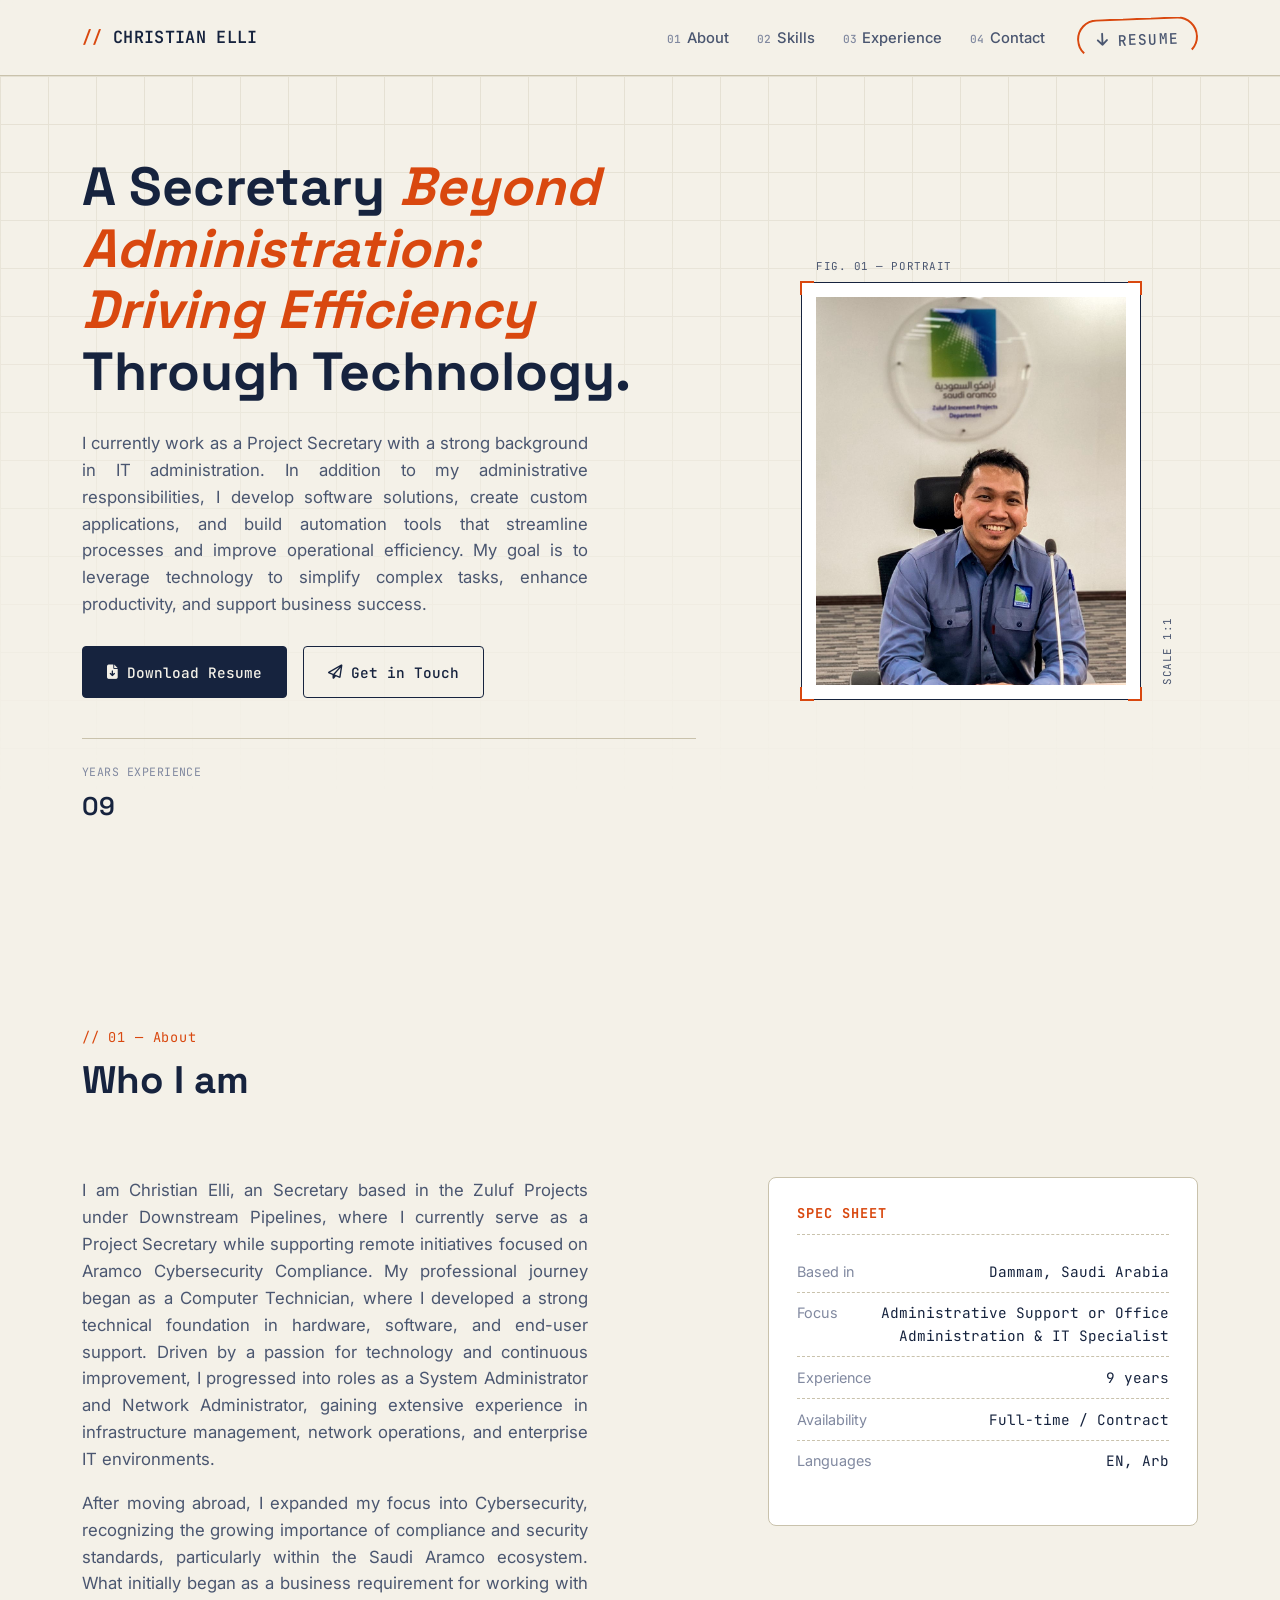
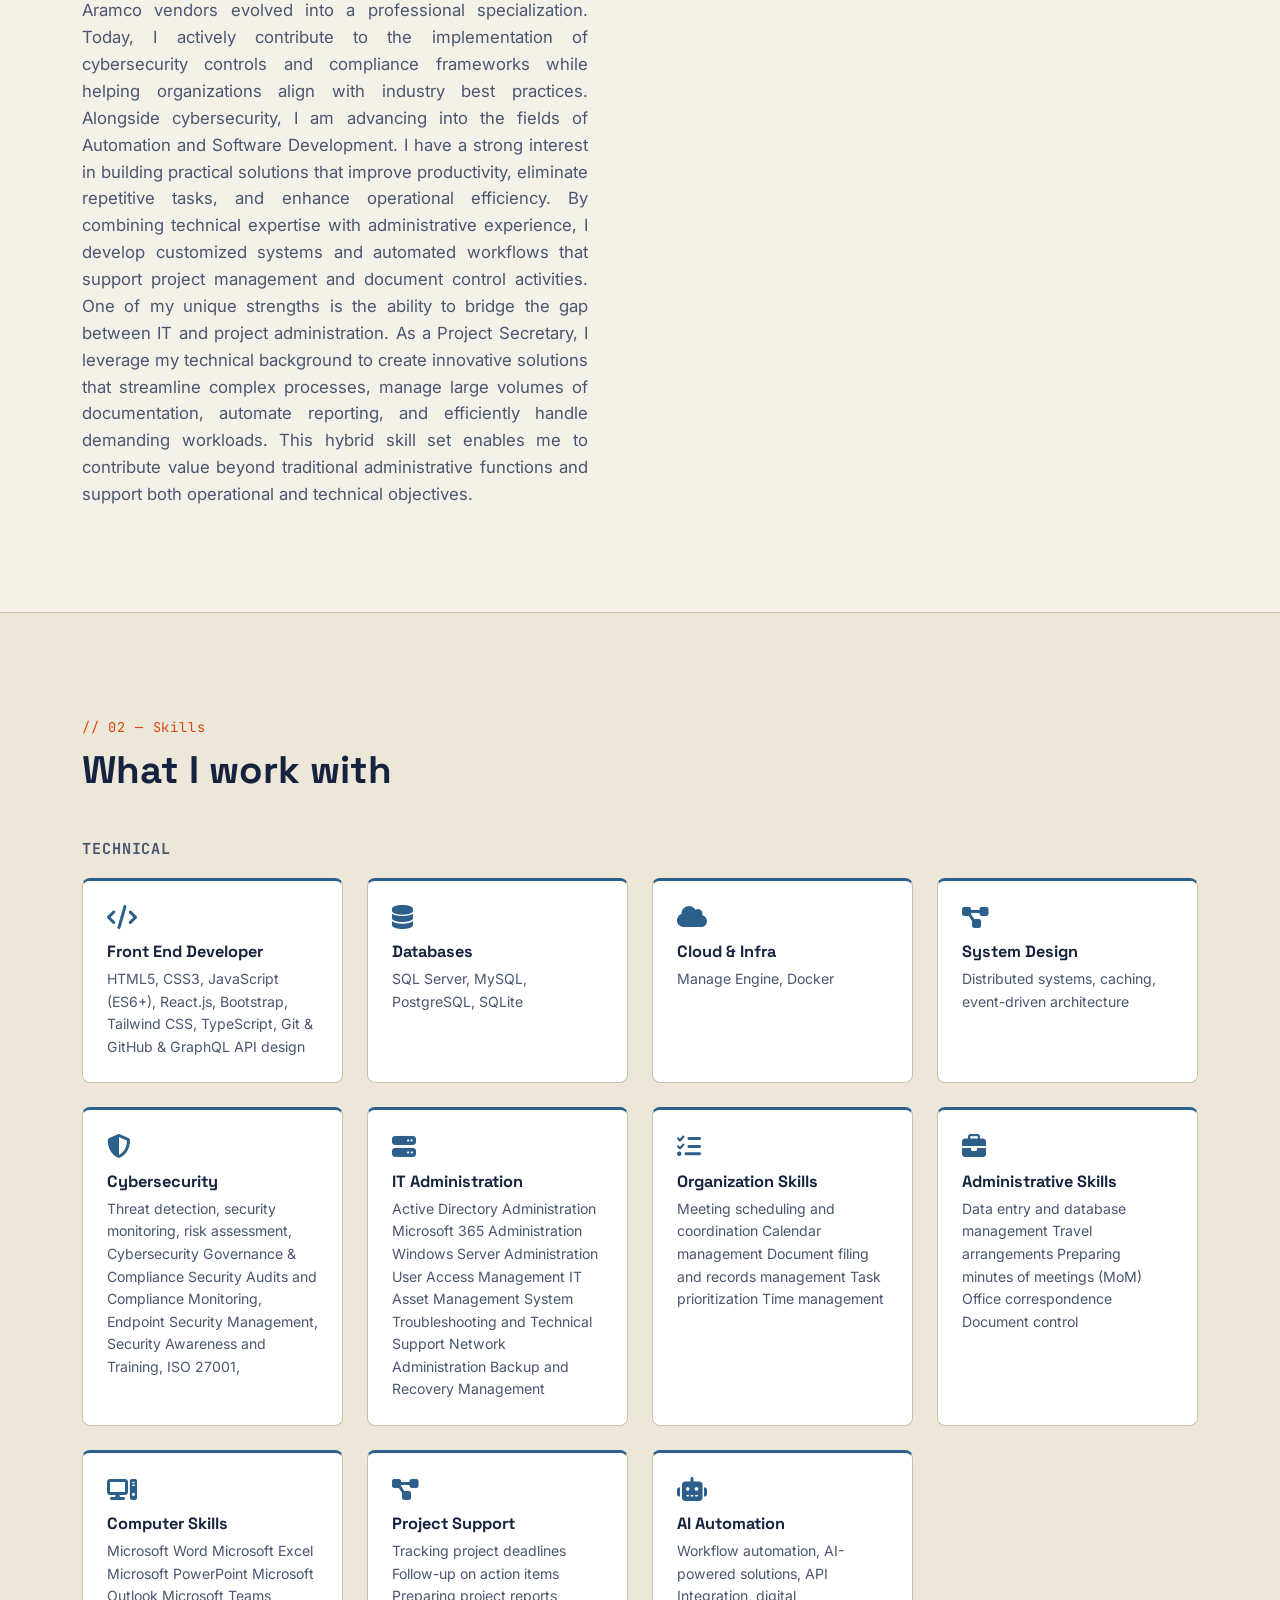
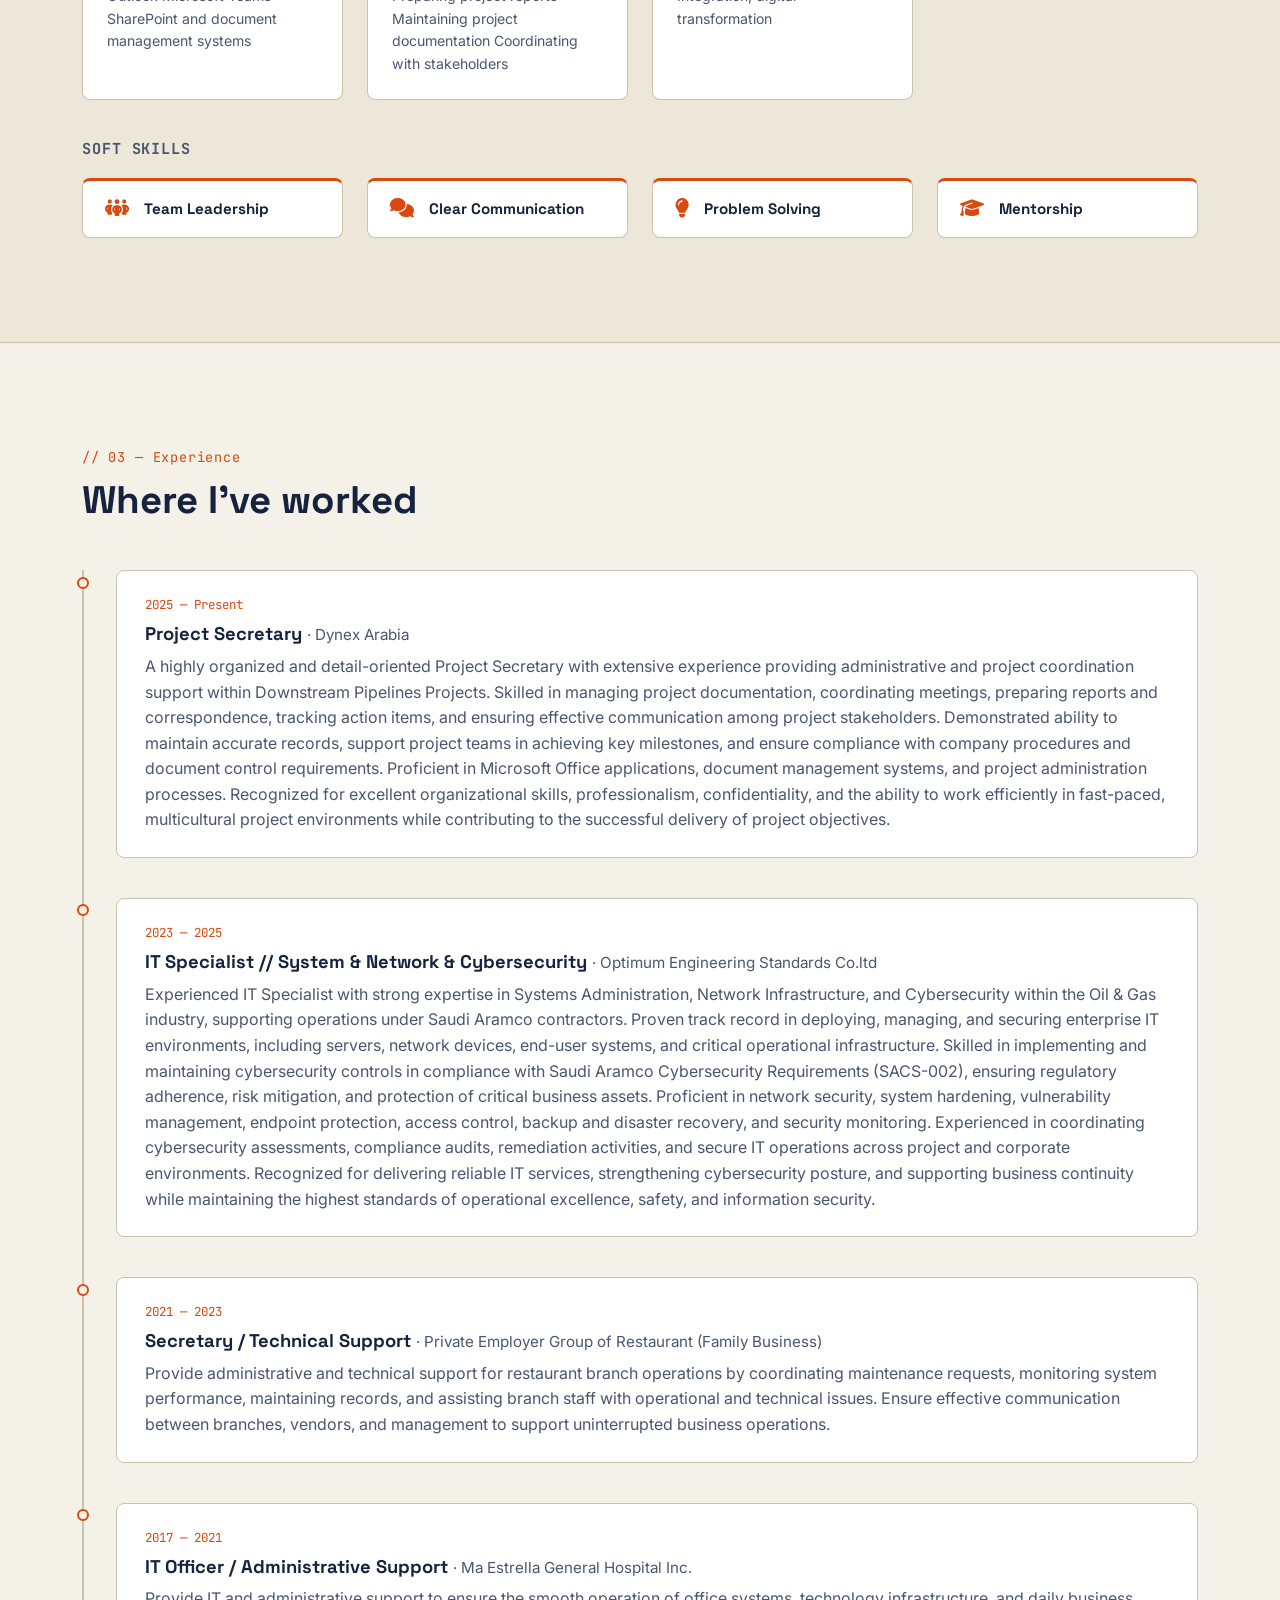
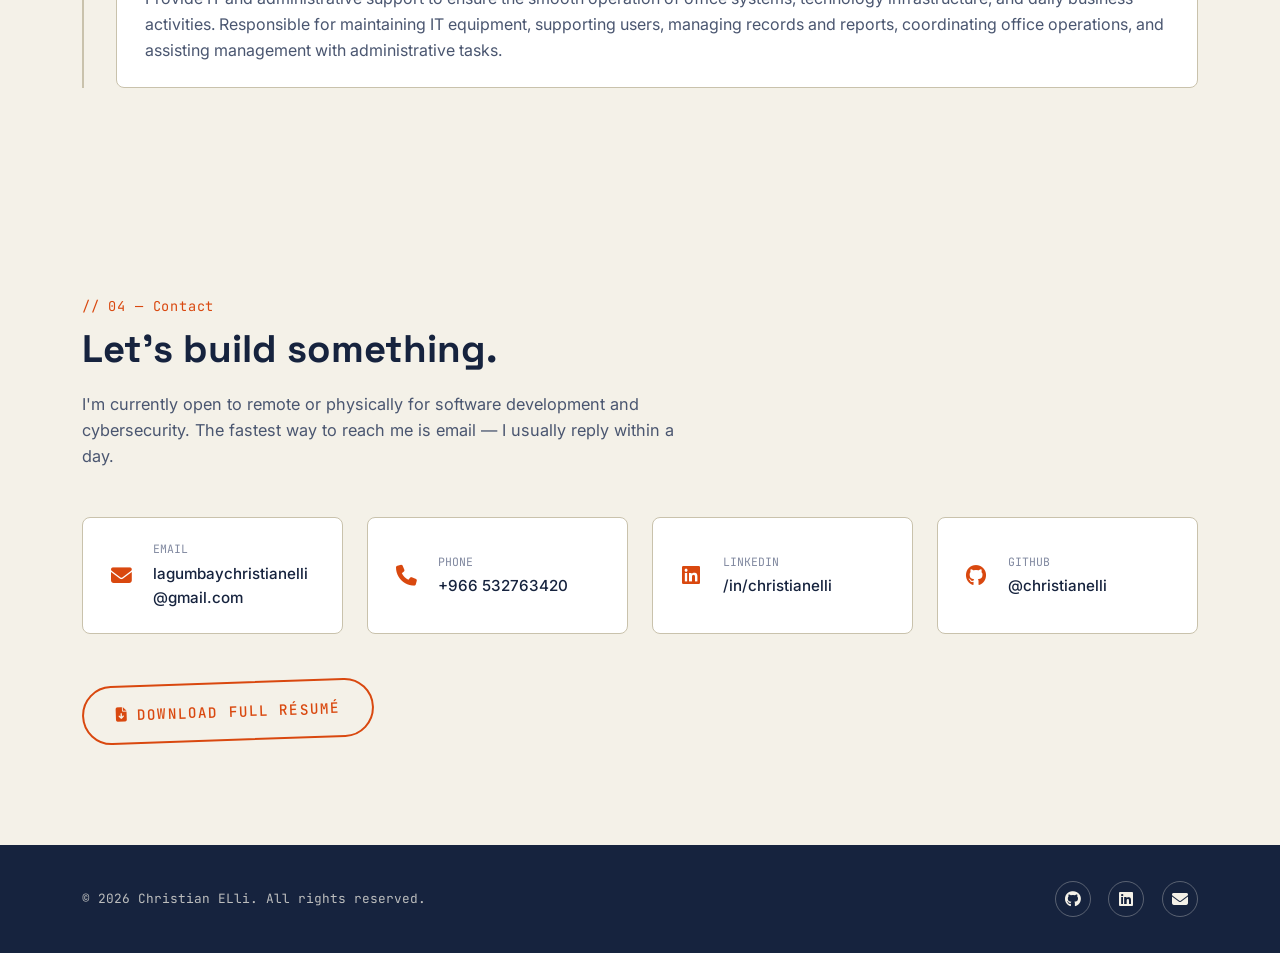
<file: index.html>
<!DOCTYPE html>
<html lang="en">
<head>
  <meta charset="UTF-8">
  <meta name="viewport" content="width=device-width, initial-scale=1.0">
  <title>Christian ELli A. Lagumbay — Project Secretary | Portfolio &amp; Resume</title>
 


  <!-- Fonts -->
  <link rel="preconnect" href="https://fonts.googleapis.com">
  <link rel="preconnect" href="https://fonts.gstatic.com" crossorigin>
  <link href="https://fonts.googleapis.com/css2?family=Space+Grotesk:wght@500;600;700&family=Inter:wght@400;500;600&family=JetBrains+Mono:wght@400;500;600&display=swap" rel="stylesheet">

  <!-- Font Awesome -->
  <link rel="stylesheet" href="https://cdnjs.cloudflare.com/ajax/libs/font-awesome/6.5.1/css/all.min.css" integrity="sha512-DTOQO9RWCH3ppGqcWaEA1BIZOC6xxalwEsw9c2QQeAIftl+Vegovlnee1c9QX4TctnWMn13TZye+giMm8e2LwA==" crossorigin="anonymous" referrerpolicy="no-referrer">

  <link rel="stylesheet" href="style.css">
</head>
<body>

  <!-- ============ SKIP LINK (Accessibility) ============ -->
  <a class="skip-link" href="#main">Skip to main content</a>

  <!-- ============ MOBILE NAV TOGGLE (CSS-only, no JS) ============ -->
  <input type="checkbox" id="nav-toggle" class="nav-toggle-input">

  <!-- ============ HEADER ============ -->
  <header class="site-header">
    <div class="header-inner">
      <a href="#hero" class="logo" aria-label="Christian ELli — home">
        <span class="logo-mark">//</span> CHRISTIAN&nbsp;ELLI
      </a>

      <nav class="main-nav" aria-label="Primary navigation">
        <ul>
          <li><a href="#about"><span class="nav-index">01</span>About</a></li>
          <li><a href="#skills"><span class="nav-index">02</span>Skills</a></li>
          <li><a href="#experience"><span class="nav-index">03</span>Experience</a></li>
          <li><a href="#contact"><span class="nav-index">04</span>Contact</a></li>
        </ul>
        <a href="contactmeforaccess.pdf" download class="btn btn-stamp btn-nav">
          <i class="fa-solid fa-arrow-down" aria-hidden="true"></i> Resume
        </a>
      </nav>

      <label for="nav-toggle" class="nav-burger" aria-label="Toggle navigation menu">
        <span></span><span></span><span></span>
      </label>
    </div>
  </header>

  <main id="main">

    <!-- ============ HERO ============ -->
    <section class="hero" id="hero">
      <div class="grid-overlay" aria-hidden="true"></div>
      <div class="hero-inner">
        <div class="hero-copy">
         
          <h1>
            A Secretary
            <span class="highlight">Beyond Administration: Driving Efficiency</span>
            Through Technology.
          </h1>
          <p class="hero-lede" style="text-align: justify;">
           I currently work as a Project Secretary with a strong background in IT administration. 
           In addition to my administrative responsibilities, I develop software solutions, create custom applications, 
           and build automation tools that streamline processes and improve operational efficiency. 
           My goal is to leverage technology to simplify complex tasks, enhance productivity, and support business success.
          </p>
          <div class="hero-actions">
            <a href="contactmeforaccess.pdf" download class="btn btn-primary">
              <i class="fa-solid fa-file-arrow-down" aria-hidden="true"></i> Download Resume
            </a>
            <a href="#contact" class="btn btn-outline">
              <i class="fa-regular fa-paper-plane" aria-hidden="true"></i> Get in Touch
            </a>
          </div>
          <dl class="hero-stats">
            <div><dt>Years experience</dt><dd>09</dd></div>
           
          </dl>
        </div>

        <div class="hero-figure">
          <div class="blueprint-frame">
            <span class="corner corner-tl" aria-hidden="true"></span>
            <span class="corner corner-tr" aria-hidden="true"></span>
            <span class="corner corner-bl" aria-hidden="true"></span>
            <span class="corner corner-br" aria-hidden="true"></span>
            <img src="./7306512.jpeg"
                 alt="Portrait of Christian ELli Lagumbay, Project Secretary" loading="eager" width="420" height="500">
            <span class="frame-label frame-label-top">FIG. 01 — PORTRAIT</span>
            <span class="frame-label frame-label-side">SCALE 1:1</span>
          </div>
        </div>
      </div>
    </section>

    <!-- ============ ABOUT ============ -->
    <section class="section" id="about">
      <div class="section-inner about-grid">
        <div class="section-heading">
          <p class="section-tag">// 01 — About</p>
          <h2>Who I am</h2>
        </div>

        <div class="about-bio">
          <p class="hero-lede" style="text-align: justify;">
            
I am Christian Elli, an Secretary based in the Zuluf Projects under Downstream Pipelines, 
where I currently serve as a Project Secretary while supporting remote initiatives focused on Aramco Cybersecurity Compliance.
My professional journey began as a Computer Technician, 
where I developed a strong technical foundation in hardware, software, and end-user support. 
Driven by a passion for technology and continuous improvement, 
I progressed into roles as a System Administrator and Network Administrator, 
gaining extensive experience in infrastructure management, network operations, and enterprise IT environments.
</p>

<p class="hero-lede" style="text-align: justify;">
After moving abroad, I expanded my focus into Cybersecurity, 
recognizing the growing importance of compliance and security standards, 
particularly within the Saudi Aramco ecosystem. 
What initially began as a business requirement for working with Aramco vendors evolved into a professional specialization. 
Today, I actively contribute to the implementation of cybersecurity controls and compliance 
frameworks while helping organizations align with industry best practices.
Alongside cybersecurity, I am advancing into the fields of Automation and Software Development. 
I have a strong interest in building practical solutions that improve productivity, eliminate repetitive tasks, 
and enhance operational efficiency. By combining technical expertise with administrative experience, 
I develop customized systems and automated workflows that support project management and document control activities.
One of my unique strengths is the ability to bridge the gap between IT and project administration. As a Project Secretary, 
I leverage my technical background to create innovative solutions that streamline complex processes, 
manage large volumes of documentation, automate reporting, and efficiently handle demanding workloads. 
This hybrid skill set enables me to contribute value beyond traditional administrative functions and 
support both operational and technical objectives.
          
          </p>
        </div>

        <aside class="spec-sheet" aria-label="Quick facts">
          <h3 class="spec-title">Spec Sheet</h3>
          <dl>
            <div class="spec-row"><dt>Based in</dt><dd>Dammam, Saudi Arabia</dd></div>
            <div class="spec-row"><dt>Focus</dt><dd> Administrative Support or Office Administration &amp; IT Specialist</dd></div>
            <div class="spec-row"><dt>Experience</dt><dd>9 years</dd></div>
            <div class="spec-row"><dt>Availability</dt><dd>Full-time / Contract</dd></div>
            <div class="spec-row"><dt>Languages</dt><dd>EN, Arb</dd></div>
          </dl>
        </aside>
      </div>
    </section>

    <!-- ============ SKILLS ============ -->
    <section class="section section-alt" id="skills">
      <div class="section-inner">
        <div class="section-heading">
          <p class="section-tag">// 02 — Skills</p>
          <h2>What I work with</h2>
        </div>

        <h3 class="skills-subhead">Technical</h3>
        <div class="card-grid skills-grid">
          <article class="skill-card">
            <i class="fa-solid fa-code" aria-hidden="true"></i>
            <h4>Front End Developer</h4>
            <p>HTML5, CSS3, JavaScript (ES6+), React.js, Bootstrap, Tailwind CSS, TypeScript, Git & GitHub &amp; GraphQL API design</p>
          </article>
          <article class="skill-card">
            <i class="fa-solid fa-database" aria-hidden="true"></i>
            <h4>Databases</h4>
            <p>SQL Server, MySQL, PostgreSQL, SQLite </p>
          </article>
          <article class="skill-card">
            <i class="fa-solid fa-cloud" aria-hidden="true"></i>
            <h4>Cloud &amp; Infra</h4>
            <p>Manage Engine, Docker</p>
          </article>

          <article class="skill-card">
            <i class="fa-solid fa-diagram-project" aria-hidden="true"></i>
            <h4>System Design</h4>
            <p>Distributed systems, caching, event-driven architecture</p>
          </article>
          <article class="skill-card">
          <i class="fa-solid fa-shield-halved" aria-hidden="true"></i>
          <h4>Cybersecurity</h4>
          <p>Threat detection, security monitoring, risk assessment, Cybersecurity Governance & Compliance
              Security Audits and Compliance Monitoring, Endpoint Security Management, Security Awareness and Training,
              ISO 27001, </p>
            </article>
            <article class="skill-card">
    <i class="fa-solid fa-server" aria-hidden="true"></i>
    <h4>IT Administration</h4>
    <p>Active Directory Administration
                  Microsoft 365 Administration
                  Windows Server Administration
                  User Access Management
                  IT Asset Management
                  System Troubleshooting and Technical Support
                  Network Administration
                  Backup and Recovery Management</p>
</article>
        <article class="skill-card">
            <i class="fa-solid fa-list-check" aria-hidden="true"></i>
            <h4>Organization Skills</h4>
            <p>Meeting scheduling and coordination
                Calendar management
                Document filing and records management
                Task prioritization
                Time management</p>
        </article>
        <article class="skill-card">
    <i class="fa-solid fa-briefcase" aria-hidden="true"></i>
    <h4>Administrative Skills</h4>
    <p>Data entry and database management
        Travel arrangements
        Preparing minutes of meetings (MoM)
        Office correspondence
        Document control</p>
</article>
        <article class="skill-card">
            <i class="fa-solid fa-computer" aria-hidden="true"></i>
            <h4>Computer Skills</h4>
            <p>Microsoft Word
                Microsoft Excel
                Microsoft PowerPoint
                Microsoft Outlook
                Microsoft Teams
                SharePoint and document management systems</p>
        </article>
        <article class="skill-card">
              <i class="fa-solid fa-diagram-project" aria-hidden="true"></i>
              <h4>Project Support</h4>
              <p>Tracking project deadlines
                  Follow-up on action items
                  Preparing project reports
                  Maintaining project documentation
                  Coordinating with stakeholders</p>
          </article>
          <article class="skill-card">
              <i class="fa-solid fa-robot" aria-hidden="true"></i>
              <h4>AI Automation</h4>
              <p>Workflow automation, AI-powered solutions, API Integration, digital transformation</p>
          </article>
        </div>

        <h3 class="skills-subhead">Soft Skills</h3>
        <div class="card-grid skills-grid skills-grid-soft">
          <article class="skill-card skill-card-soft">
            <i class="fa-solid fa-people-group" aria-hidden="true"></i>
            <h4>Team Leadership</h4>
          </article>
          <article class="skill-card skill-card-soft">
            <i class="fa-solid fa-comments" aria-hidden="true"></i>
            <h4>Clear Communication</h4>
          </article>
          <article class="skill-card skill-card-soft">
            <i class="fa-solid fa-lightbulb" aria-hidden="true"></i>
            <h4>Problem Solving</h4>
          </article>
          <article class="skill-card skill-card-soft">
            <i class="fa-solid fa-graduation-cap" aria-hidden="true"></i>
            <h4>Mentorship</h4>
          </article>
        </div>
      </div>
    </section>

    <!-- ============ EXPERIENCE ============ -->
    <section class="section" id="experience">
      <div class="section-inner">
        <div class="section-heading">
          <p class="section-tag">// 03 — Experience</p>
          <h2>Where I've worked</h2>
        </div>

        <ol class="timeline">
          <li class="timeline-item">
            <div class="timeline-marker" aria-hidden="true"></div>
            <article class="timeline-card">
              <p class="timeline-date">2025 — Present</p>
              <h3>Project Secretary <span>· Dynex Arabia</span></h3>
              <p>
                A highly organized and detail-oriented Project Secretary with extensive experience providing 
                administrative and project coordination support within Downstream Pipelines Projects. Skilled 
                in managing project documentation, coordinating meetings, preparing reports and correspondence, 
                tracking action items, and ensuring effective communication among project stakeholders. 
                Demonstrated ability to maintain accurate records, support project teams in achieving key milestones, 
                and ensure compliance with company procedures and document control requirements. 
                Proficient in Microsoft Office applications, document management systems, and project administration processes. 
                Recognized for excellent organizational skills, professionalism, confidentiality, 
                and the ability to work efficiently in fast-paced, multicultural project environments while contributing 
                to the successful delivery of project objectives.
              </p>
            </article>
          </li>
          <li class="timeline-item">
            <div class="timeline-marker" aria-hidden="true"></div>
            <article class="timeline-card">
              <p class="timeline-date">2023 — 2025</p>
              <h3>IT Specialist // System & Network & Cybersecurity <span>· Optimum Engineering Standards Co.ltd</span></h3>
              <p>
                Experienced IT Specialist with strong expertise in Systems Administration, Network Infrastructure, 
                and Cybersecurity within the Oil & Gas industry, supporting operations under Saudi Aramco contractors. 
                Proven track record in deploying, managing, and securing enterprise IT environments, including servers, 
                network devices, end-user systems, and critical operational infrastructure. 
                Skilled in implementing and maintaining cybersecurity controls in compliance with 
                Saudi Aramco Cybersecurity Requirements (SACS-002), ensuring regulatory adherence, risk mitigation, 
                and protection of critical business assets.
                Proficient in network security, system hardening, vulnerability management, endpoint protection, 
                access control, backup and disaster recovery, and security monitoring. 
                Experienced in coordinating cybersecurity assessments, compliance audits, remediation activities, and secure 
                IT operations across project and corporate environments. Recognized for delivering reliable IT services, 
                strengthening cybersecurity posture, and supporting business continuity while maintaining the highest standards 
                of operational excellence, safety, and information security.
              </p>
            </article>
          </li>
          <li class="timeline-item">
            <div class="timeline-marker" aria-hidden="true"></div>
            <article class="timeline-card">
              <p class="timeline-date">2021 — 2023</p>
              <h3>Secretary / Technical Support <span>· Private Employer Group of Restaurant (Family Business)</span></h3>
              <p>
                Provide administrative and technical support for restaurant branch operations by coordinating maintenance requests, 
                monitoring system performance, maintaining records, and assisting branch staff with operational and technical issues. 
                Ensure effective communication between branches, vendors, and management to support uninterrupted business operations.
              </p>
            </article>
            </li>
          <li class="timeline-item">
            <div class="timeline-marker" aria-hidden="true"></div>
            <article class="timeline-card">
              <p class="timeline-date">2017 — 2021</p>
              <h3>IT Officer / Administrative Support <span>· Ma Estrella General Hospital Inc.</span></h3>
              <p>
                Provide IT and administrative support to ensure the smooth operation of office systems, 
                technology infrastructure, and daily business activities. Responsible for maintaining IT equipment, 
                supporting users, managing records and reports, coordinating office operations, and assisting management 
                with administrative tasks.
              </p>
            </article>
          </li>
        </ol>
      </div>
    </section>

    

    <!-- ============ CONTACT ============ -->
    <section class="section contact-section" id="contact">
      <div class="section-inner">
        <div class="section-heading contact-heading">
          <p class="section-tag">// 04 — Contact</p>
          <h2>Let's build something.</h2>
          <p class="contact-lede">
            I'm currently open to remote or physically for  software development and cybersecurity. The fastest way to
            reach me is email — I usually reply within a day.
          </p>
        </div>

        <div class="card-grid contact-grid">
          <a class="contact-card" href="mailto:lagumbaychristianelli@gmail.com">
            <i class="fa-solid fa-envelope" aria-hidden="true"></i>
            <div>
              <p class="contact-label">Email</p>
              <p class="contact-value">lagumbaychristianelli@gmail.com</p>
            </div>
          </a>
          <a class="contact-card" href="tel:+966 532763420">
            <i class="fa-solid fa-phone" aria-hidden="true"></i>
            <div>
              <p class="contact-label">Phone</p>
              <p class="contact-value">+966 532763420</p>
            </div>
          </a>
          <a class="contact-card" href="https://linkedin.com/in/christian-elli-lagumbay-a7a68a23b" target="_blank" rel="noopener noreferrer">
            <i class="fa-brands fa-linkedin" aria-hidden="true"></i>
            <div>
              <p class="contact-label">LinkedIn</p>
              <p class="contact-value">/in/christianelli</p>
            </div>
          </a>
          <a class="contact-card" href="https://lagumbaychristianelli-cyber.github.io/my-portfolio-cv/" target="_blank" rel="noopener noreferrer">
            <i class="fa-brands fa-github" aria-hidden="true"></i>
            <div>
              <p class="contact-label">GitHub</p>
              <p class="contact-value">@christianelli</p>
            </div>
          </a>
        </div>

        <a href="contactmeforaccess.pdf" download class="btn btn-stamp btn-stamp-large">
          <i class="fa-solid fa-file-arrow-down" aria-hidden="true"></i> Download Full Résumé
        </a>
      </div>
    </section>

  </main>

  <!-- ============ FOOTER ============ -->
  <footer class="site-footer">
    <div class="footer-inner">
      <p>&copy; <span id="year">2026</span> Christian ELli. All rights reserved.</p>
      <ul class="social-icons" aria-label="Social media links">
        <li><a href="" target="_blank" rel="noopener noreferrer" aria-label="GitHub"><i class="fa-brands fa-github" aria-hidden="true"></i></a></li>
        <li><a href="https://linkedin.com/in/christian-elli-lagumbay-a7a68a23b" target="_blank" rel="noopener noreferrer" aria-label="LinkedIn"><i class="fa-brands fa-linkedin" aria-hidden="true"></i></a></li>

        <li><a href="mailto:lagumbaychristianelli@gmail.com" aria-label="Email"><i class="fa-solid fa-envelope" aria-hidden="true"></i></a></li>
      </ul>
    </div>
  </footer>

</body>
</html>
</file>
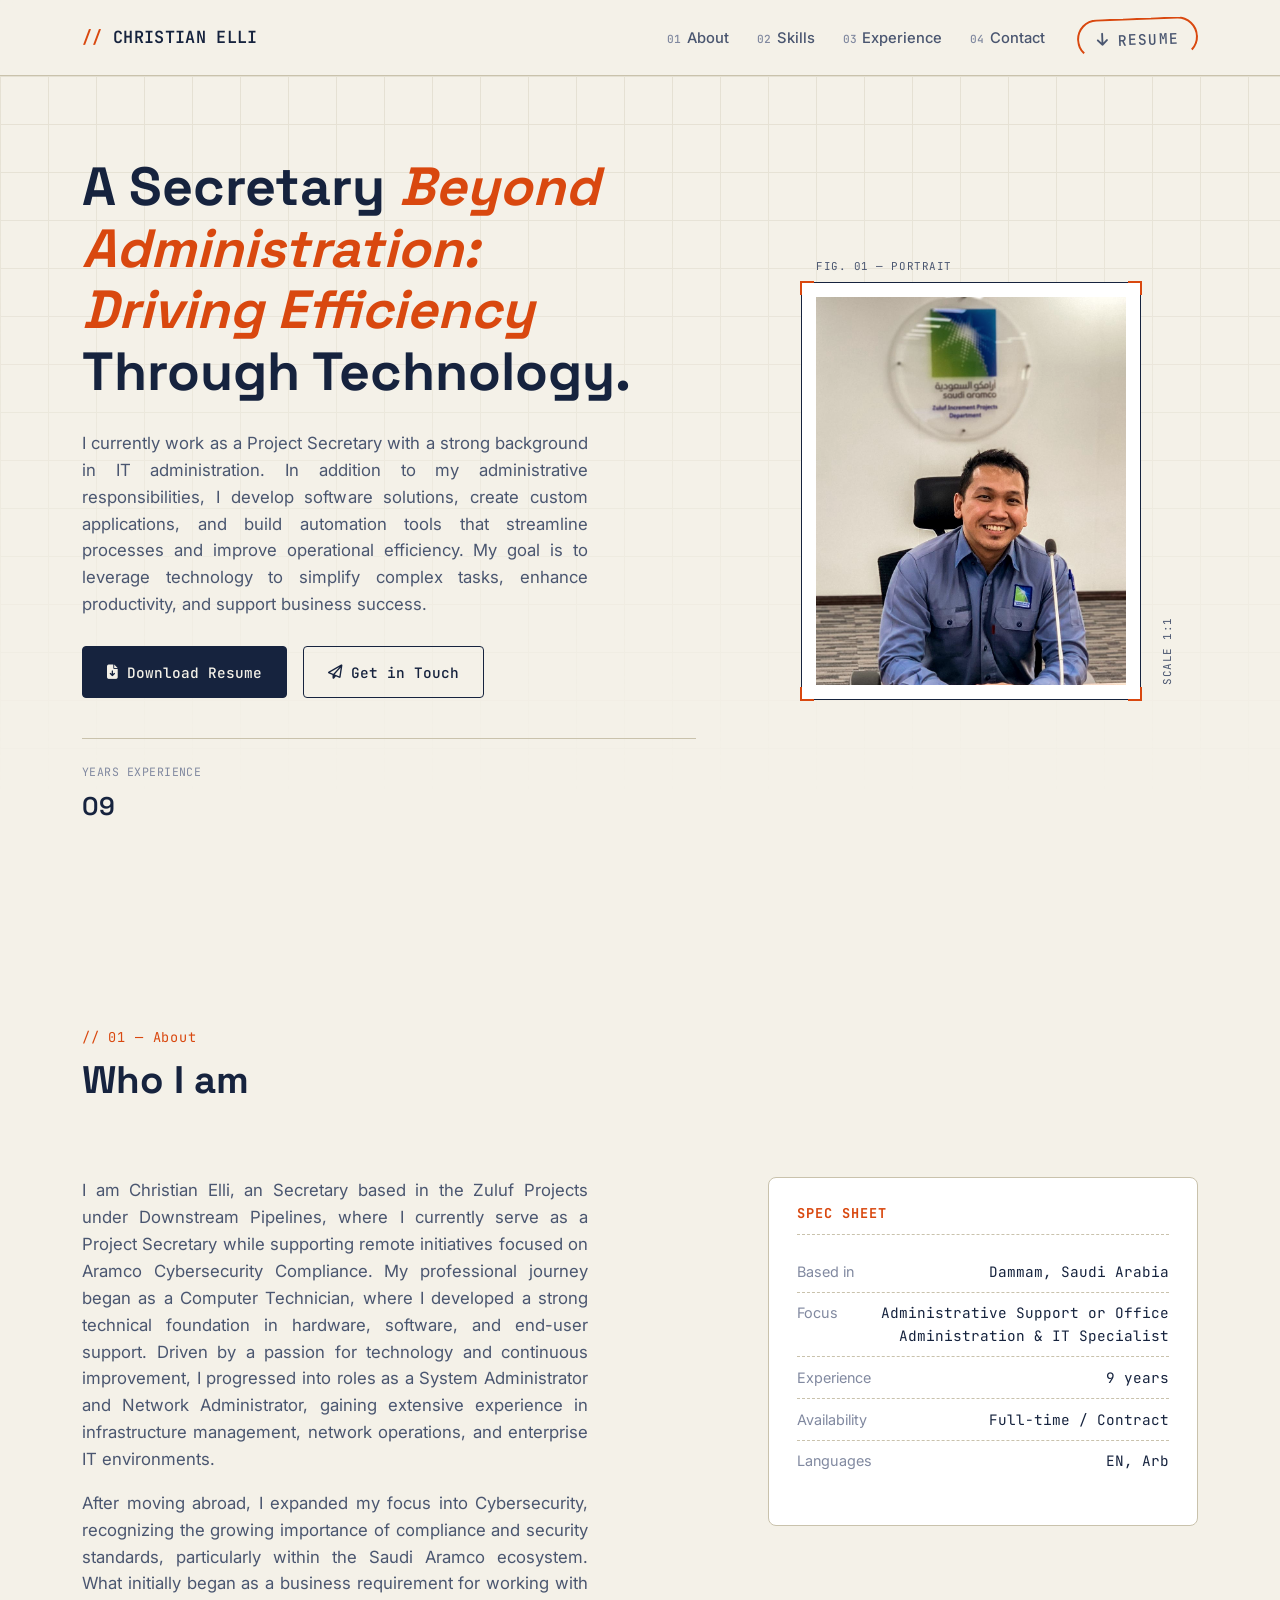
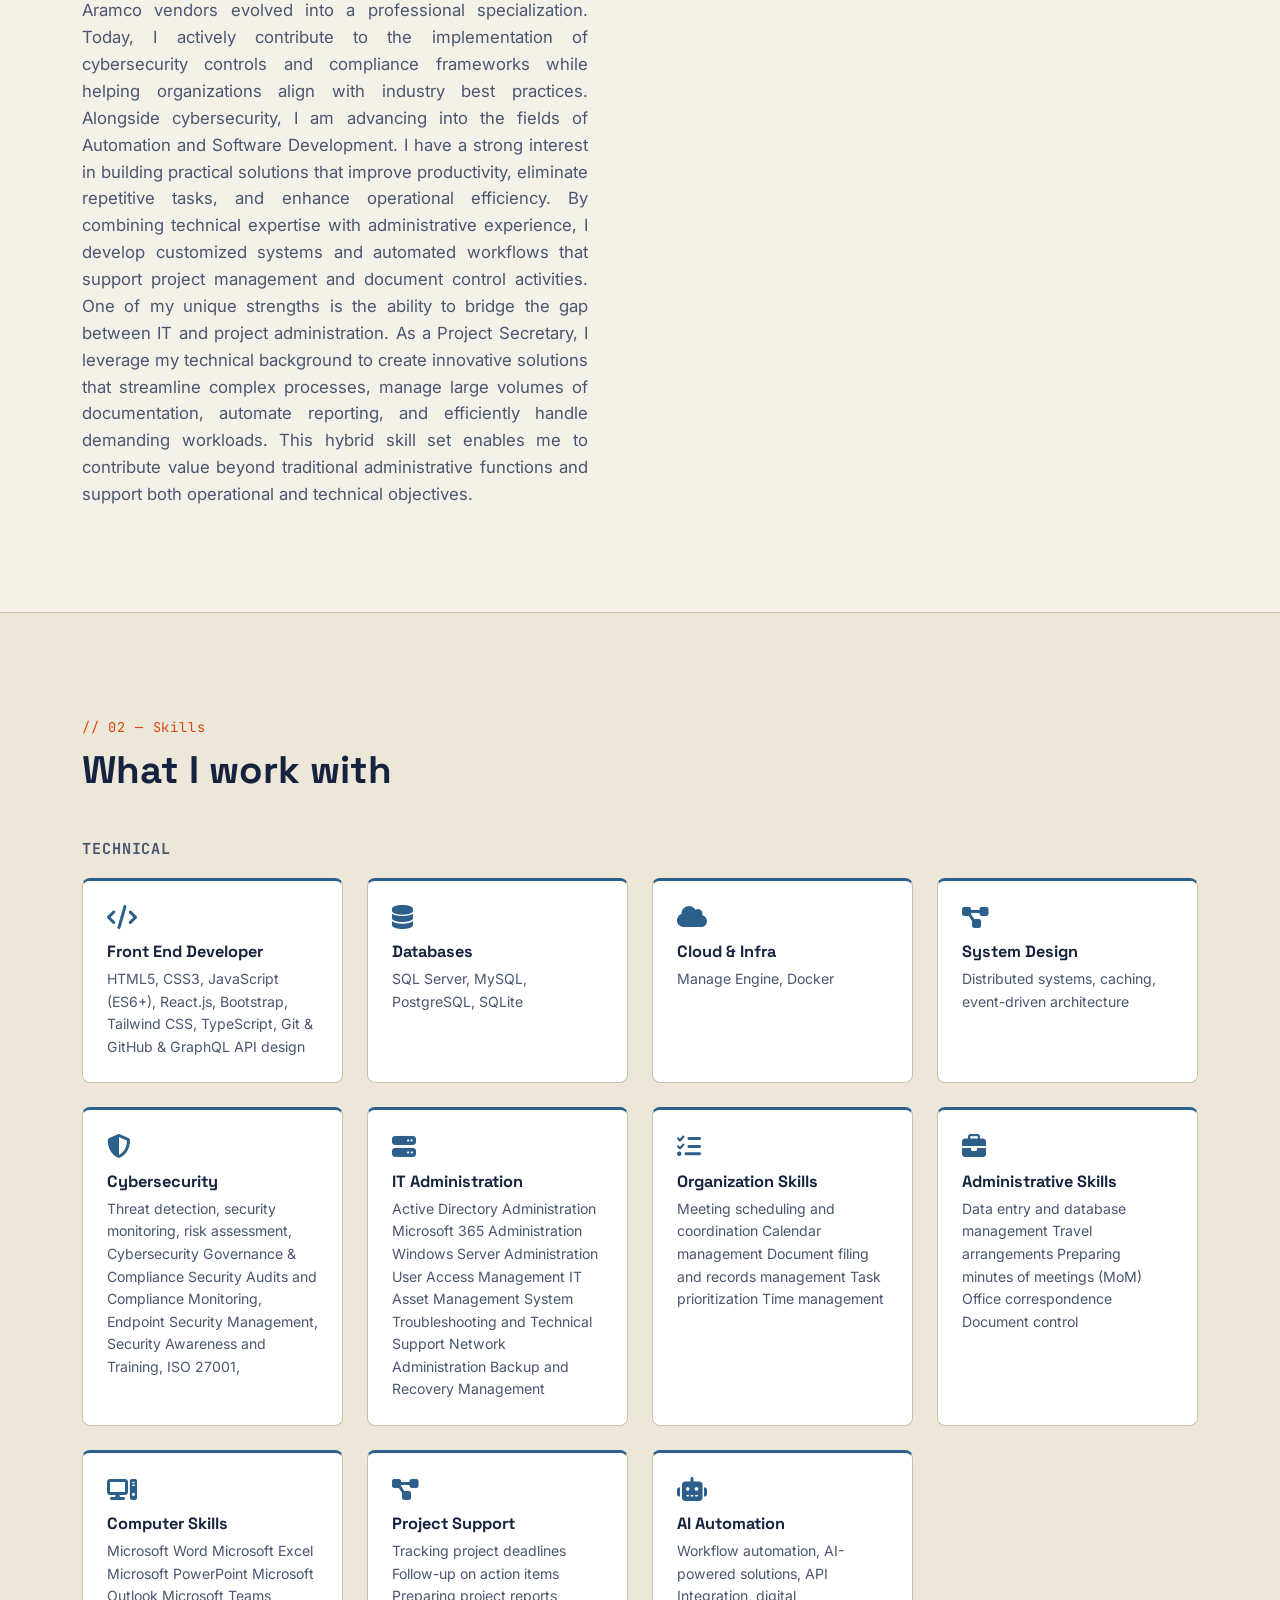
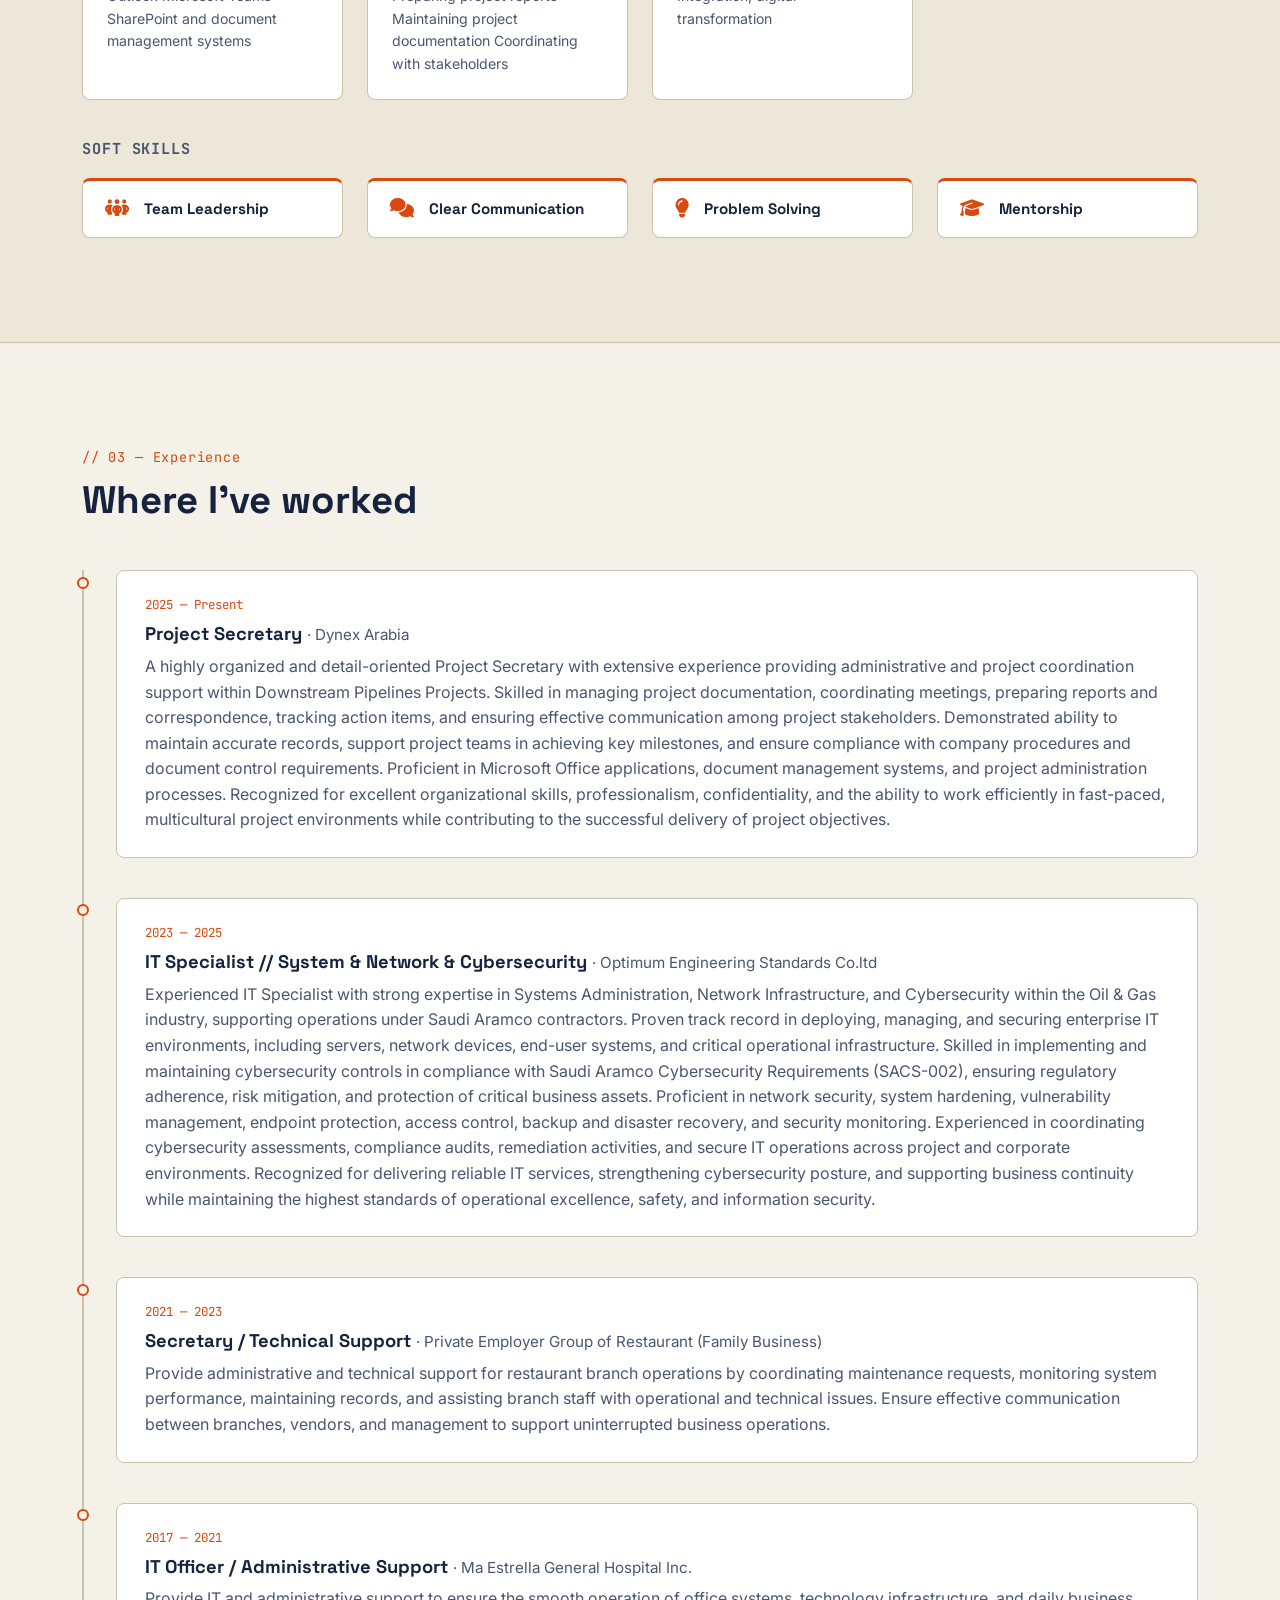
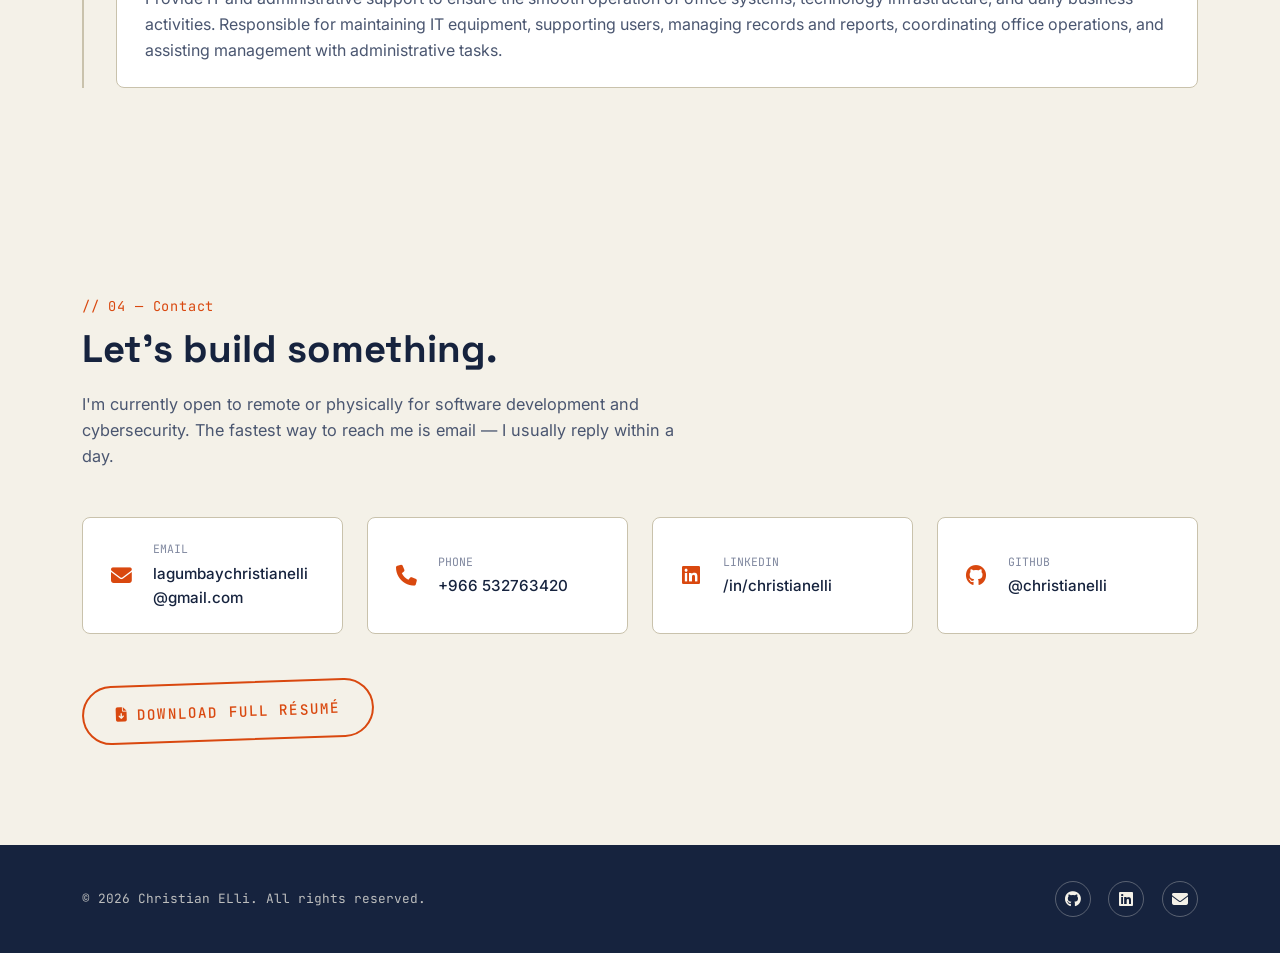
<file: lagumbcx.html>
<!DOCTYPE html>
<html lang="en">
<head>
  <meta charset="UTF-8">
  <meta name="viewport" content="width=device-width, initial-scale=1.0">
  <title>Christian ELli A. Lagumbay — Project Secretary | Portfolio &amp; Resume</title>
 


  <!-- Fonts -->
  <link rel="preconnect" href="https://fonts.googleapis.com">
  <link rel="preconnect" href="https://fonts.gstatic.com" crossorigin>
  <link href="https://fonts.googleapis.com/css2?family=Space+Grotesk:wght@500;600;700&family=Inter:wght@400;500;600&family=JetBrains+Mono:wght@400;500;600&display=swap" rel="stylesheet">

  <!-- Font Awesome -->
  <link rel="stylesheet" href="https://cdnjs.cloudflare.com/ajax/libs/font-awesome/6.5.1/css/all.min.css" integrity="sha512-DTOQO9RWCH3ppGqcWaEA1BIZOC6xxalwEsw9c2QQeAIftl+Vegovlnee1c9QX4TctnWMn13TZye+giMm8e2LwA==" crossorigin="anonymous" referrerpolicy="no-referrer">

  <link rel="stylesheet" href="style.css">
</head>
<body>

  <!-- ============ SKIP LINK (Accessibility) ============ -->
  <a class="skip-link" href="#main">Skip to main content</a>

  <!-- ============ MOBILE NAV TOGGLE (CSS-only, no JS) ============ -->
  <input type="checkbox" id="nav-toggle" class="nav-toggle-input">

  <!-- ============ HEADER ============ -->
  <header class="site-header">
    <div class="header-inner">
      <a href="#hero" class="logo" aria-label="Christian ELli — home">
        <span class="logo-mark">//</span> CHRISTIAN&nbsp;ELLI
      </a>

      <nav class="main-nav" aria-label="Primary navigation">
        <ul>
          <li><a href="#about"><span class="nav-index">01</span>About</a></li>
          <li><a href="#skills"><span class="nav-index">02</span>Skills</a></li>
          <li><a href="#experience"><span class="nav-index">03</span>Experience</a></li>
          <li><a href="#contact"><span class="nav-index">04</span>Contact</a></li>
        </ul>
        <a href="resume.pdf" download class="btn btn-stamp btn-nav">
          <i class="fa-solid fa-arrow-down" aria-hidden="true"></i> Resume
        </a>
      </nav>

      <label for="nav-toggle" class="nav-burger" aria-label="Toggle navigation menu">
        <span></span><span></span><span></span>
      </label>
    </div>
  </header>

  <main id="main">

    <!-- ============ HERO ============ -->
    <section class="hero" id="hero">
      <div class="grid-overlay" aria-hidden="true"></div>
      <div class="hero-inner">
        <div class="hero-copy">
         
          <h1>
            A Secretary
            <span class="highlight">Beyond Administration: Driving Efficiency</span>
            Through Technology.
          </h1>
          <p class="hero-lede" style="text-align: justify;">
           I currently work as a Project Secretary with a strong background in IT administration. 
           In addition to my administrative responsibilities, I develop software solutions, create custom applications, 
           and build automation tools that streamline processes and improve operational efficiency. 
           My goal is to leverage technology to simplify complex tasks, enhance productivity, and support business success.
          </p>
          <div class="hero-actions">
            <a href="resume.pdf" download class="btn btn-primary">
              <i class="fa-solid fa-file-arrow-down" aria-hidden="true"></i> Download Resume
            </a>
            <a href="#contact" class="btn btn-outline">
              <i class="fa-regular fa-paper-plane" aria-hidden="true"></i> Get in Touch
            </a>
          </div>
          <dl class="hero-stats">
            <div><dt>Years experience</dt><dd>09</dd></div>
           
          </dl>
        </div>

        <div class="hero-figure">
          <div class="blueprint-frame">
            <span class="corner corner-tl" aria-hidden="true"></span>
            <span class="corner corner-tr" aria-hidden="true"></span>
            <span class="corner corner-bl" aria-hidden="true"></span>
            <span class="corner corner-br" aria-hidden="true"></span>
            <img src="./7306512.jpeg"
                 alt="Portrait of Christian ELli Lagumbay, Project Secretary" loading="eager" width="420" height="500">
            <span class="frame-label frame-label-top">FIG. 01 — PORTRAIT</span>
            <span class="frame-label frame-label-side">SCALE 1:1</span>
          </div>
        </div>
      </div>
    </section>

    <!-- ============ ABOUT ============ -->
    <section class="section" id="about">
      <div class="section-inner about-grid">
        <div class="section-heading">
          <p class="section-tag">// 01 — About</p>
          <h2>Who I am</h2>
        </div>

        <div class="about-bio">
          <p class="hero-lede" style="text-align: justify;">
            
I am Christian Elli, an Secretary based in the Zuluf Projects under Downstream Pipelines, 
where I currently serve as a Project Secretary while supporting remote initiatives focused on Aramco Cybersecurity Compliance.
My professional journey began as a Computer Technician, 
where I developed a strong technical foundation in hardware, software, and end-user support. 
Driven by a passion for technology and continuous improvement, 
I progressed into roles as a System Administrator and Network Administrator, 
gaining extensive experience in infrastructure management, network operations, and enterprise IT environments.
</p>

<p class="hero-lede" style="text-align: justify;">
After moving abroad, I expanded my focus into Cybersecurity, 
recognizing the growing importance of compliance and security standards, 
particularly within the Saudi Aramco ecosystem. 
What initially began as a business requirement for working with Aramco vendors evolved into a professional specialization. 
Today, I actively contribute to the implementation of cybersecurity controls and compliance 
frameworks while helping organizations align with industry best practices.
Alongside cybersecurity, I am advancing into the fields of Automation and Software Development. 
I have a strong interest in building practical solutions that improve productivity, eliminate repetitive tasks, 
and enhance operational efficiency. By combining technical expertise with administrative experience, 
I develop customized systems and automated workflows that support project management and document control activities.
One of my unique strengths is the ability to bridge the gap between IT and project administration. As a Project Secretary, 
I leverage my technical background to create innovative solutions that streamline complex processes, 
manage large volumes of documentation, automate reporting, and efficiently handle demanding workloads. 
This hybrid skill set enables me to contribute value beyond traditional administrative functions and 
support both operational and technical objectives.
          
          </p>
        </div>

        <aside class="spec-sheet" aria-label="Quick facts">
          <h3 class="spec-title">Spec Sheet</h3>
          <dl>
            <div class="spec-row"><dt>Based in</dt><dd>Dammam, Saudi Arabia</dd></div>
            <div class="spec-row"><dt>Focus</dt><dd> Administrative Support or Office Administration &amp; IT Specialist</dd></div>
            <div class="spec-row"><dt>Experience</dt><dd>9 years</dd></div>
            <div class="spec-row"><dt>Availability</dt><dd>Full-time / Contract</dd></div>
            <div class="spec-row"><dt>Languages</dt><dd>EN, Arb</dd></div>
          </dl>
        </aside>
      </div>
    </section>

    <!-- ============ SKILLS ============ -->
    <section class="section section-alt" id="skills">
      <div class="section-inner">
        <div class="section-heading">
          <p class="section-tag">// 02 — Skills</p>
          <h2>What I work with</h2>
        </div>

        <h3 class="skills-subhead">Technical</h3>
        <div class="card-grid skills-grid">
          <article class="skill-card">
            <i class="fa-solid fa-code" aria-hidden="true"></i>
            <h4>Front End Developer</h4>
            <p>HTML5, CSS3, JavaScript (ES6+), React.js, Bootstrap, Tailwind CSS, TypeScript, Git & GitHub &amp; GraphQL API design</p>
          </article>
          <article class="skill-card">
            <i class="fa-solid fa-database" aria-hidden="true"></i>
            <h4>Databases</h4>
            <p>SQL Server, MySQL, PostgreSQL, SQLite </p>
          </article>
          <article class="skill-card">
            <i class="fa-solid fa-cloud" aria-hidden="true"></i>
            <h4>Cloud &amp; Infra</h4>
            <p>Manage Engine, Docker</p>
          </article>

          <article class="skill-card">
            <i class="fa-solid fa-diagram-project" aria-hidden="true"></i>
            <h4>System Design</h4>
            <p>Distributed systems, caching, event-driven architecture</p>
          </article>
          <article class="skill-card">
          <i class="fa-solid fa-shield-halved" aria-hidden="true"></i>
          <h4>Cybersecurity</h4>
          <p>Threat detection, security monitoring, risk assessment, Cybersecurity Governance & Compliance
              Security Audits and Compliance Monitoring, Endpoint Security Management, Security Awareness and Training,
              ISO 27001, </p>
            </article>
            <article class="skill-card">
    <i class="fa-solid fa-server" aria-hidden="true"></i>
    <h4>IT Administration</h4>
    <p>Active Directory Administration
                  Microsoft 365 Administration
                  Windows Server Administration
                  User Access Management
                  IT Asset Management
                  System Troubleshooting and Technical Support
                  Network Administration
                  Backup and Recovery Management</p>
</article>
        <article class="skill-card">
            <i class="fa-solid fa-list-check" aria-hidden="true"></i>
            <h4>Organization Skills</h4>
            <p>Meeting scheduling and coordination
                Calendar management
                Document filing and records management
                Task prioritization
                Time management</p>
        </article>
        <article class="skill-card">
    <i class="fa-solid fa-briefcase" aria-hidden="true"></i>
    <h4>Administrative Skills</h4>
    <p>Data entry and database management
        Travel arrangements
        Preparing minutes of meetings (MoM)
        Office correspondence
        Document control</p>
</article>
        <article class="skill-card">
            <i class="fa-solid fa-computer" aria-hidden="true"></i>
            <h4>Computer Skills</h4>
            <p>Microsoft Word
                Microsoft Excel
                Microsoft PowerPoint
                Microsoft Outlook
                Microsoft Teams
                SharePoint and document management systems</p>
        </article>
        <article class="skill-card">
              <i class="fa-solid fa-diagram-project" aria-hidden="true"></i>
              <h4>Project Support</h4>
              <p>Tracking project deadlines
                  Follow-up on action items
                  Preparing project reports
                  Maintaining project documentation
                  Coordinating with stakeholders</p>
          </article>
          <article class="skill-card">
              <i class="fa-solid fa-robot" aria-hidden="true"></i>
              <h4>AI Automation</h4>
              <p>Workflow automation, AI-powered solutions, API Integration, digital transformation</p>
          </article>
        </div>

        <h3 class="skills-subhead">Soft Skills</h3>
        <div class="card-grid skills-grid skills-grid-soft">
          <article class="skill-card skill-card-soft">
            <i class="fa-solid fa-people-group" aria-hidden="true"></i>
            <h4>Team Leadership</h4>
          </article>
          <article class="skill-card skill-card-soft">
            <i class="fa-solid fa-comments" aria-hidden="true"></i>
            <h4>Clear Communication</h4>
          </article>
          <article class="skill-card skill-card-soft">
            <i class="fa-solid fa-lightbulb" aria-hidden="true"></i>
            <h4>Problem Solving</h4>
          </article>
          <article class="skill-card skill-card-soft">
            <i class="fa-solid fa-graduation-cap" aria-hidden="true"></i>
            <h4>Mentorship</h4>
          </article>
        </div>
      </div>
    </section>

    <!-- ============ EXPERIENCE ============ -->
    <section class="section" id="experience">
      <div class="section-inner">
        <div class="section-heading">
          <p class="section-tag">// 03 — Experience</p>
          <h2>Where I've worked</h2>
        </div>

        <ol class="timeline">
          <li class="timeline-item">
            <div class="timeline-marker" aria-hidden="true"></div>
            <article class="timeline-card">
              <p class="timeline-date">2025 — Present</p>
              <h3>Project Secretary <span>· Dynex Arabia</span></h3>
              <p>
                A highly organized and detail-oriented Project Secretary with extensive experience providing 
                administrative and project coordination support within Downstream Pipelines Projects. Skilled 
                in managing project documentation, coordinating meetings, preparing reports and correspondence, 
                tracking action items, and ensuring effective communication among project stakeholders. 
                Demonstrated ability to maintain accurate records, support project teams in achieving key milestones, 
                and ensure compliance with company procedures and document control requirements. 
                Proficient in Microsoft Office applications, document management systems, and project administration processes. 
                Recognized for excellent organizational skills, professionalism, confidentiality, 
                and the ability to work efficiently in fast-paced, multicultural project environments while contributing 
                to the successful delivery of project objectives.
              </p>
            </article>
          </li>
          <li class="timeline-item">
            <div class="timeline-marker" aria-hidden="true"></div>
            <article class="timeline-card">
              <p class="timeline-date">2023 — 2025</p>
              <h3>IT Specialist // System & Network & Cybersecurity <span>· Optimum Engineering Standards Co.ltd</span></h3>
              <p>
                Experienced IT Specialist with strong expertise in Systems Administration, Network Infrastructure, 
                and Cybersecurity within the Oil & Gas industry, supporting operations under Saudi Aramco contractors. 
                Proven track record in deploying, managing, and securing enterprise IT environments, including servers, 
                network devices, end-user systems, and critical operational infrastructure. 
                Skilled in implementing and maintaining cybersecurity controls in compliance with 
                Saudi Aramco Cybersecurity Requirements (SACS-002), ensuring regulatory adherence, risk mitigation, 
                and protection of critical business assets.
                Proficient in network security, system hardening, vulnerability management, endpoint protection, 
                access control, backup and disaster recovery, and security monitoring. 
                Experienced in coordinating cybersecurity assessments, compliance audits, remediation activities, and secure 
                IT operations across project and corporate environments. Recognized for delivering reliable IT services, 
                strengthening cybersecurity posture, and supporting business continuity while maintaining the highest standards 
                of operational excellence, safety, and information security.
              </p>
            </article>
          </li>
          <li class="timeline-item">
            <div class="timeline-marker" aria-hidden="true"></div>
            <article class="timeline-card">
              <p class="timeline-date">2021 — 2023</p>
              <h3>Secretary / Technical Support <span>· Private Employer Group of Restaurant (Family Business)</span></h3>
              <p>
                Provide administrative and technical support for restaurant branch operations by coordinating maintenance requests, 
                monitoring system performance, maintaining records, and assisting branch staff with operational and technical issues. 
                Ensure effective communication between branches, vendors, and management to support uninterrupted business operations.
              </p>
            </article>
            </li>
          <li class="timeline-item">
            <div class="timeline-marker" aria-hidden="true"></div>
            <article class="timeline-card">
              <p class="timeline-date">2017 — 2021</p>
              <h3>IT Officer / Administrative Support <span>· Ma Estrella General Hospital Inc.</span></h3>
              <p>
                Provide IT and administrative support to ensure the smooth operation of office systems, 
                technology infrastructure, and daily business activities. Responsible for maintaining IT equipment, 
                supporting users, managing records and reports, coordinating office operations, and assisting management 
                with administrative tasks.
              </p>
            </article>
          </li>
        </ol>
      </div>
    </section>

    

    <!-- ============ CONTACT ============ -->
    <section class="section contact-section" id="contact">
      <div class="section-inner">
        <div class="section-heading contact-heading">
          <p class="section-tag">// 04 — Contact</p>
          <h2>Let's build something.</h2>
          <p class="contact-lede">
            I'm currently open to remote or physically for  software development and cybersecurity. The fastest way to
            reach me is email — I usually reply within a day.
          </p>
        </div>

        <div class="card-grid contact-grid">
          <a class="contact-card" href="mailto:lagumbaychristianelli@gmail.com">
            <i class="fa-solid fa-envelope" aria-hidden="true"></i>
            <div>
              <p class="contact-label">Email</p>
              <p class="contact-value">lagumbaychristianelli@gmail.com</p>
            </div>
          </a>
          <a class="contact-card" href="tel:+966 532763420">
            <i class="fa-solid fa-phone" aria-hidden="true"></i>
            <div>
              <p class="contact-label">Phone</p>
              <p class="contact-value">+966 532763420</p>
            </div>
          </a>
          <a class="contact-card" href="https://linkedin.com/in/christian-elli-lagumbay-a7a68a23b" target="_blank" rel="noopener noreferrer">
            <i class="fa-brands fa-linkedin" aria-hidden="true"></i>
            <div>
              <p class="contact-label">LinkedIn</p>
              <p class="contact-value">/in/christianelli</p>
            </div>
          </a>
          <a class="contact-card" href="https://github.com" target="_blank" rel="noopener noreferrer">
            <i class="fa-brands fa-github" aria-hidden="true"></i>
            <div>
              <p class="contact-label">GitHub</p>
              <p class="contact-value">@christianelli</p>
            </div>
          </a>
        </div>

        <a href="resume.pdf" download class="btn btn-stamp btn-stamp-large">
          <i class="fa-solid fa-file-arrow-down" aria-hidden="true"></i> Download Full Résumé
        </a>
      </div>
    </section>

  </main>

  <!-- ============ FOOTER ============ -->
  <footer class="site-footer">
    <div class="footer-inner">
      <p>&copy; <span id="year">2026</span> Christian ELli. All rights reserved.</p>
      <ul class="social-icons" aria-label="Social media links">
        <li><a href="" target="_blank" rel="noopener noreferrer" aria-label="GitHub"><i class="fa-brands fa-github" aria-hidden="true"></i></a></li>
        <li><a href="https://linkedin.com/in/christian-elli-lagumbay-a7a68a23b" target="_blank" rel="noopener noreferrer" aria-label="LinkedIn"><i class="fa-brands fa-linkedin" aria-hidden="true"></i></a></li>

        <li><a href="mailto:lagumbaychristianelli@gmail.com" aria-label="Email"><i class="fa-solid fa-envelope" aria-hidden="true"></i></a></li>
      </ul>
    </div>
  </footer>

</body>
</html>
</file>
<file: style.css>
/* =========================================================================
   ALEX MORGAN — PORTFOLIO / RESUME
   Design language: "engineering blueprint" — drafting-table palette,
   dimension-line dividers, spec-sheet data blocks, stamp-style CTAs.
   ========================================================================= */

/* -------------------------------------------------------------------------
   1. CSS VARIABLES (theme tokens — edit these to re-skin the whole site)
   ------------------------------------------------------------------------- */
:root {
  /* Color palette */
  --color-bg: #F4F1E8;            /* drafting-paper background */
  --color-bg-alt: #ECE7D8;        /* slightly deeper paper for alt sections */
  --color-surface: #FFFFFF;       /* card surfaces */
  --color-ink: #16233E;           /* primary ink (near-navy, not pure black) */
  --color-ink-soft: #4A5670;      /* secondary text */
  --color-muted: #8189A0;         /* tertiary / captions */
  --color-line: #C9C2AC;          /* hairline / grid lines */
  --color-accent: #D9480F;        /* blueprint-stamp orange, used sparingly */
  --color-accent-soft: #F4C9AE;   /* tint of accent for backgrounds */
  --color-blue: #2C5F8A;          /* schematic blue for links / secondary accent */
  --color-blue-soft: #D9E6EE;

  /* Typography */
  --font-display: 'Space Grotesk', 'Segoe UI', sans-serif;
  --font-body: 'Inter', 'Segoe UI', sans-serif;
  --font-mono: 'JetBrains Mono', 'Courier New', monospace;

  /* Layout */
  --max-width: 1180px;
  --section-padding: 6.5rem;
  --radius-sm: 4px;
  --radius-md: 8px;

  /* Motion */
  --transition-fast: 150ms ease;
  --transition-med: 280ms cubic-bezier(0.4, 0, 0.2, 1);
}

/* -------------------------------------------------------------------------
   2. RESET & BASE
   ------------------------------------------------------------------------- */
*, *::before, *::after { box-sizing: border-box; }

html {
  scroll-behavior: smooth;
  -webkit-text-size-adjust: 100%;
}

@media (prefers-reduced-motion: reduce) {
  html { scroll-behavior: auto; }
  *, *::before, *::after {
    animation-duration: 0.001ms !important;
    animation-iteration-count: 1 !important;
    transition-duration: 0.001ms !important;
  }
}

body {
  margin: 0;
  font-family: var(--font-body);
  font-size: 16px;
  line-height: 1.6;
  color: var(--color-ink);
  background-color: var(--color-bg);
  -webkit-font-smoothing: antialiased;
}

img { max-width: 100%; height: auto; display: block; }

a {
  color: inherit;
  text-decoration: none;
}

ul, ol { list-style: none; margin: 0; padding: 0; }

h1, h2, h3, h4 {
  font-family: var(--font-display);
  color: var(--color-ink);
  line-height: 1.15;
  margin: 0 0 0.5em;
}

p { margin: 0 0 1em; color: var(--color-ink-soft); }

/* Focus visibility for accessibility */
a:focus-visible,
button:focus-visible,
input:focus-visible {
  outline: 2px solid var(--color-accent);
  outline-offset: 3px;
}

/* Skip link */
.skip-link {
  position: absolute;
  left: -999px;
  top: 0;
  background: var(--color-ink);
  color: var(--color-bg);
  padding: 0.75rem 1.25rem;
  z-index: 200;
  font-family: var(--font-mono);
  font-size: 0.85rem;
}
.skip-link:focus {
  left: 1rem;
  top: 1rem;
}

/* -------------------------------------------------------------------------
   3. LAYOUT HELPERS
   ------------------------------------------------------------------------- */
.section-inner,
.header-inner,
.footer-inner {
  max-width: var(--max-width);
  margin-inline: auto;
  padding-inline: 2rem;
}

.section {
  padding-block: var(--section-padding);
}

.section-alt {
  background-color: var(--color-bg-alt);
  border-block: 1px solid var(--color-line);
}

.section-heading {
  margin-bottom: 3rem;
  max-width: 640px;
}

.section-tag {
  font-family: var(--font-mono);
  font-size: 0.85rem;
  letter-spacing: 0.06em;
  color: var(--color-accent);
  margin: 0 0 0.6rem;
}

.section-heading h2 {
  font-size: clamp(1.8rem, 3vw, 2.4rem);
}

.card-grid {
  display: grid;
  gap: 1.5rem;
}

/* -------------------------------------------------------------------------
   4. BUTTONS
   ------------------------------------------------------------------------- */
.btn {
  display: inline-flex;
  align-items: center;
  gap: 0.55rem;
  font-family: var(--font-mono);
  font-size: 0.9rem;
  font-weight: 500;
  padding: 0.85rem 1.5rem;
  border-radius: var(--radius-sm);
  border: 1.5px solid transparent;
  cursor: pointer;
  transition: transform var(--transition-fast), box-shadow var(--transition-fast), background-color var(--transition-fast), color var(--transition-fast);
  white-space: nowrap;
}

.btn-primary {
  background-color: var(--color-ink);
  color: var(--color-bg);
  border-color: var(--color-ink);
}
.btn-primary:hover {
  transform: translateY(-2px);
  box-shadow: 3px 3px 0 var(--color-accent);
}

.btn-outline {
  background-color: transparent;
  color: var(--color-ink);
  border-color: var(--color-ink);
}
.btn-outline:hover {
  background-color: var(--color-ink);
  color: var(--color-bg);
}

/* "stamp" style — evokes an approval stamp on a technical drawing */
.btn-stamp {
  background-color: transparent;
  color: var(--color-accent);
  border: 2px solid var(--color-accent);
  border-radius: 999px;
  text-transform: uppercase;
  letter-spacing: 0.08em;
  font-size: 0.75rem;
  transform: rotate(-2deg);
}
.btn-stamp:hover {
  background-color: var(--color-accent);
  color: var(--color-surface);
  transform: rotate(0deg) translateY(-2px);
}

.btn-nav {
  padding: 0.5rem 1.1rem;
  font-size: 0.7rem;
}

.btn-stamp-large {
  margin-top: 3rem;
  font-size: 0.9rem;
  padding: 1rem 2rem;
}

/* -------------------------------------------------------------------------
   5. HEADER & NAVIGATION
   ------------------------------------------------------------------------- */
.site-header {
  position: sticky;
  top: 0;
  z-index: 100;
  background-color: rgba(244, 241, 232, 0.92);
  backdrop-filter: blur(6px);
  border-bottom: 1px solid var(--color-line);
}

.header-inner {
  display: flex;
  align-items: center;
  justify-content: space-between;
  padding-block: 1.1rem;
}

.logo {
  font-family: var(--font-mono);
  font-weight: 600;
  font-size: 1.05rem;
  letter-spacing: 0.02em;
  color: var(--color-ink);
}
.logo-mark { color: var(--color-accent); }

.main-nav {
  display: flex;
  align-items: center;
  gap: 2rem;
}

.main-nav ul {
  display: flex;
  gap: 1.75rem;
}

.main-nav a {
  font-size: 0.92rem;
  font-weight: 500;
  color: var(--color-ink-soft);
  padding-bottom: 4px;
  border-bottom: 2px solid transparent;
  transition: color var(--transition-fast), border-color var(--transition-fast);
}

.main-nav a:hover,
.main-nav a:focus-visible {
  color: var(--color-ink);
  border-bottom-color: var(--color-accent);
}

.nav-index {
  font-family: var(--font-mono);
  font-size: 0.7rem;
  color: var(--color-muted);
  margin-right: 0.35rem;
}

/* Mobile nav toggle (checkbox hack — pure CSS, no JS) */
.nav-toggle-input { display: none; }

.nav-burger {
  display: none;
  flex-direction: column;
  gap: 5px;
  cursor: pointer;
  padding: 0.4rem;
}
.nav-burger span {
  width: 24px;
  height: 2px;
  background-color: var(--color-ink);
  transition: transform var(--transition-fast), opacity var(--transition-fast);
}

/* -------------------------------------------------------------------------
   6. HERO
   ------------------------------------------------------------------------- */
.hero {
  position: relative;
  padding-block: 5rem 6rem;
  overflow: hidden;
}

.grid-overlay {
  position: absolute;
  inset: 0;
  background-image:
    linear-gradient(var(--color-line) 1px, transparent 1px),
    linear-gradient(90deg, var(--color-line) 1px, transparent 1px);
  background-size: 48px 48px;
  opacity: 0.35;
  mask-image: linear-gradient(to bottom, black, transparent 85%);
  pointer-events: none;
}

.hero-inner {
  position: relative;
  max-width: var(--max-width);
  margin-inline: auto;
  padding-inline: 2rem;
  display: grid;
  grid-template-columns: 1.15fr 0.85fr;
  gap: 3rem;
  align-items: center;
}

.eyebrow {
  display: inline-flex;
  align-items: center;
  gap: 0.5rem;
  font-family: var(--font-mono);
  font-size: 0.82rem;
  color: var(--color-ink-soft);
  background: var(--color-surface);
  border: 1px solid var(--color-line);
  padding: 0.4rem 0.85rem;
  border-radius: 999px;
  margin-bottom: 1.5rem;
}

.status-dot {
  width: 8px;
  height: 8px;
  border-radius: 50%;
  background-color: #2F9E5E;
  box-shadow: 0 0 0 3px rgba(47, 158, 94, 0.2);
}

.hero h1 {
  font-size: clamp(2.1rem, 4.2vw, 3.4rem);
  max-width: 16ch;
}

.highlight {
  color: var(--color-accent);
  font-style: italic;
}

.hero-lede {
  max-width: 46ch;
  font-size: 1.05rem;
}

.hero-actions {
  display: flex;
  gap: 1rem;
  flex-wrap: wrap;
  margin-block: 1.75rem 2.5rem;
}

.hero-stats {
  display: flex;
  gap: 2.5rem;
  border-top: 1px solid var(--color-line);
  padding-top: 1.5rem;
  margin: 0;
}

.hero-stats dt {
  font-family: var(--font-mono);
  font-size: 0.72rem;
  color: var(--color-muted);
  text-transform: uppercase;
  letter-spacing: 0.04em;
  margin-bottom: 0.25rem;
}

.hero-stats dd {
  font-family: var(--font-display);
  font-size: 1.6rem;
  font-weight: 600;
  margin: 0;
  color: var(--color-ink);
}

/* Blueprint-framed portrait */
.hero-figure {
  display: flex;
  justify-content: center;
}

.blueprint-frame {
  position: relative;
  border: 1.5px solid var(--color-ink);
  padding: 14px;
  background-color: var(--color-surface);
  max-width: 340px;
}

.blueprint-frame img {
  width: 100%;
  aspect-ratio: 4 / 5;
  object-fit: cover;
  filter: grayscale(15%) contrast(1.02);
}

.corner {
  position: absolute;
  width: 14px;
  height: 14px;
  border: 2px solid var(--color-accent);
}
.corner-tl { top: -2px; left: -2px; border-right: none; border-bottom: none; }
.corner-tr { top: -2px; right: -2px; border-left: none; border-bottom: none; }
.corner-bl { bottom: -2px; left: -2px; border-right: none; border-top: none; }
.corner-br { bottom: -2px; right: -2px; border-left: none; border-top: none; }

.frame-label {
  position: absolute;
  font-family: var(--font-mono);
  font-size: 0.68rem;
  color: var(--color-ink-soft);
  letter-spacing: 0.05em;
}
.frame-label-top { top: -1.6rem; left: 14px; }
.frame-label-side {
  bottom: 14px;
  right: -2.3rem;
  writing-mode: vertical-rl;
  transform: rotate(180deg);
}

/* -------------------------------------------------------------------------
   7. ABOUT
   ------------------------------------------------------------------------- */
.about-grid {
  display: grid;
  grid-template-columns: 1fr;
  gap: 2.5rem;
}

.about-grid .section-heading { grid-column: 1 / -1; margin-bottom: 1rem; }

.about-bio p:last-child { margin-bottom: 0; }

.spec-sheet {
  background-color: var(--color-surface);
  border: 1px solid var(--color-line);
  border-radius: var(--radius-md);
  padding: 1.75rem;
  align-self: start;
}

.spec-title {
  font-family: var(--font-mono);
  font-size: 0.85rem;
  text-transform: uppercase;
  letter-spacing: 0.08em;
  color: var(--color-accent);
  margin-bottom: 1rem;
  padding-bottom: 0.75rem;
  border-bottom: 1px dashed var(--color-line);
}

.spec-row {
  display: flex;
  justify-content: space-between;
  gap: 1rem;
  padding-block: 0.55rem;
  border-bottom: 1px dashed var(--color-line);
  font-size: 0.9rem;
}
.spec-row:last-child { border-bottom: none; }

.spec-row dt { color: var(--color-muted); }
.spec-row dd {
  margin: 0;
  font-family: var(--font-mono);
  color: var(--color-ink);
  text-align: right;
}

@media (min-width: 800px) {
  .about-grid {
    grid-template-columns: 1.5fr 1fr;
  }
}

/* -------------------------------------------------------------------------
   8. SKILLS
   ------------------------------------------------------------------------- */
.skills-subhead {
  font-family: var(--font-mono);
  font-size: 0.95rem;
  color: var(--color-ink-soft);
  text-transform: uppercase;
  letter-spacing: 0.06em;
  margin: 2.5rem 0 1.25rem;
}
.skills-subhead:first-of-type { margin-top: 0; }

.skills-grid {
  grid-template-columns: repeat(auto-fit, minmax(220px, 1fr));
}

.skill-card {
  background-color: var(--color-surface);
  border: 1px solid var(--color-line);
  border-top: 3px solid var(--color-blue);
  border-radius: var(--radius-md);
  padding: 1.5rem;
  transition: transform var(--transition-med), box-shadow var(--transition-med), border-color var(--transition-med);
}

.skill-card:hover {
  transform: translateY(-4px);
  box-shadow: 0 10px 24px -12px rgba(22, 35, 62, 0.25);
  border-top-color: var(--color-accent);
}

.skill-card i {
  font-size: 1.5rem;
  color: var(--color-blue);
  margin-bottom: 0.9rem;
  display: block;
}

.skill-card h4 {
  font-size: 1.02rem;
  margin-bottom: 0.4rem;
}

.skill-card p {
  font-size: 0.88rem;
  margin: 0;
}

.skills-grid-soft {
  grid-template-columns: repeat(auto-fit, minmax(180px, 1fr));
}

.skill-card-soft {
  display: flex;
  align-items: center;
  gap: 0.9rem;
  border-top: 3px solid var(--color-accent);
  padding: 1.15rem 1.4rem;
}
.skill-card-soft i {
  margin-bottom: 0;
  font-size: 1.2rem;
  color: var(--color-accent);
}
.skill-card-soft h4 { margin: 0; font-size: 0.95rem; }

/* -------------------------------------------------------------------------
   9. EXPERIENCE — TIMELINE
   ------------------------------------------------------------------------- */
.timeline {
  position: relative;
  padding-left: 2rem;
  border-left: 2px solid var(--color-line);
  display: flex;
  flex-direction: column;
  gap: 2.5rem;
}

.timeline-item {
  position: relative;
}

.timeline-marker {
  position: absolute;
  left: -2.44rem;
  top: 0.4rem;
  width: 12px;
  height: 12px;
  border-radius: 50%;
  background-color: var(--color-bg);
  border: 2.5px solid var(--color-accent);
}

.timeline-card {
  background-color: var(--color-surface);
  border: 1px solid var(--color-line);
  border-radius: var(--radius-md);
  padding: 1.5rem 1.75rem;
}

.timeline-date {
  font-family: var(--font-mono);
  font-size: 0.78rem;
  color: var(--color-accent);
  margin-bottom: 0.5rem;
}

.timeline-card h3 {
  font-size: 1.15rem;
  margin-bottom: 0.6rem;
}
.timeline-card h3 span {
  font-family: var(--font-body);
  font-weight: 400;
  color: var(--color-ink-soft);
  font-size: 0.95rem;
}

.timeline-card p:last-child { margin-bottom: 0; }

/* -------------------------------------------------------------------------
   10. EDUCATION
   ------------------------------------------------------------------------- */
.education-grid {
  grid-template-columns: repeat(auto-fit, minmax(280px, 1fr));
}

.edu-card {
  display: flex;
  gap: 1.25rem;
  background-color: var(--color-surface);
  border: 1px solid var(--color-line);
  border-radius: var(--radius-md);
  padding: 1.6rem;
}

.edu-card i {
  font-size: 1.4rem;
  color: var(--color-blue);
  flex-shrink: 0;
  margin-top: 0.2rem;
}

.edu-date {
  font-family: var(--font-mono);
  font-size: 0.78rem;
  color: var(--color-accent);
  margin-bottom: 0.3rem;
}

.edu-card h3 {
  font-size: 1.05rem;
  margin-bottom: 0.25rem;
}

.edu-school {
  font-weight: 500;
  color: var(--color-ink-soft);
  margin-bottom: 0.4rem;
}

.edu-card p:last-child { margin-bottom: 0; font-size: 0.9rem; }

/* -------------------------------------------------------------------------
   11. PROJECTS
   ------------------------------------------------------------------------- */
.projects-grid {
  grid-template-columns: repeat(auto-fit, minmax(260px, 1fr));
}

.project-card {
  background-color: var(--color-surface);
  border: 1px solid var(--color-line);
  border-radius: var(--radius-md);
  padding: 1.75rem;
  display: flex;
  flex-direction: column;
  transition: transform var(--transition-med), box-shadow var(--transition-med);
}

.project-card:hover {
  transform: translateY(-4px);
  box-shadow: 0 12px 28px -14px rgba(22, 35, 62, 0.28);
}

.project-index {
  font-family: var(--font-mono);
  font-size: 0.72rem;
  color: var(--color-muted);
  letter-spacing: 0.06em;
  margin-bottom: 0.6rem;
}

.project-card h3 {
  font-size: 1.15rem;
  margin-bottom: 0.6rem;
}

.project-card p {
  font-size: 0.92rem;
  flex-grow: 1;
}

.tag-list {
  display: flex;
  flex-wrap: wrap;
  gap: 0.5rem;
  margin: 0.5rem 0 1.2rem;
}

.tag-list li {
  font-family: var(--font-mono);
  font-size: 0.72rem;
  background-color: var(--color-blue-soft);
  color: var(--color-blue);
  padding: 0.3rem 0.65rem;
  border-radius: 999px;
}

.project-links {
  display: flex;
  gap: 1.25rem;
  border-top: 1px dashed var(--color-line);
  padding-top: 1rem;
}

.project-links a {
  font-size: 0.85rem;
  font-weight: 500;
  color: var(--color-ink);
  display: inline-flex;
  align-items: center;
  gap: 0.4rem;
  transition: color var(--transition-fast);
}
.project-links a:hover { color: var(--color-accent); }

/* -------------------------------------------------------------------------
   12. CONTACT
   ------------------------------------------------------------------------- */
.contact-section {
  text-align: left;
}

.contact-heading { max-width: 620px; }

.contact-lede { font-size: 1.02rem; }

.contact-grid {
  grid-template-columns: repeat(auto-fit, minmax(240px, 1fr));
}

.contact-card {
  display: flex;
  align-items: center;
  gap: 1rem;
  background-color: var(--color-surface);
  border: 1px solid var(--color-line);
  border-radius: var(--radius-md);
  padding: 1.4rem;
  transition: transform var(--transition-fast), border-color var(--transition-fast);
}

.contact-card:hover {
  transform: translateY(-3px);
  border-color: var(--color-accent);
}

.contact-card i {
  font-size: 1.3rem;
  color: var(--color-accent);
  width: 32px;
  text-align: center;
  flex-shrink: 0;
}

.contact-label {
  font-family: var(--font-mono);
  font-size: 0.72rem;
  text-transform: uppercase;
  color: var(--color-muted);
  margin: 0 0 0.2rem;
}

.contact-value {
  margin: 0;
  font-weight: 500;
  color: var(--color-ink);
  font-size: 0.95rem;
  word-break: break-word;
}

/* -------------------------------------------------------------------------
   13. FOOTER
   ------------------------------------------------------------------------- */
.site-footer {
  background-color: var(--color-ink);
  color: var(--color-bg);
  padding-block: 2.25rem;
}

.footer-inner {
  display: flex;
  align-items: center;
  justify-content: space-between;
  flex-wrap: wrap;
  gap: 1rem;
}

.footer-inner p {
  margin: 0;
  font-family: var(--font-mono);
  font-size: 0.8rem;
  color: rgba(244, 241, 232, 0.75);
}

.social-icons {
  display: flex;
  gap: 1.1rem;
}

.social-icons a {
  display: inline-flex;
  align-items: center;
  justify-content: center;
  width: 36px;
  height: 36px;
  border-radius: 50%;
  border: 1px solid rgba(244, 241, 232, 0.3);
  color: var(--color-bg);
  transition: background-color var(--transition-fast), border-color var(--transition-fast), transform var(--transition-fast);
}

.social-icons a:hover {
  background-color: var(--color-accent);
  border-color: var(--color-accent);
  transform: translateY(-2px);
}

/* -------------------------------------------------------------------------
   14. RESPONSIVE — TABLET
   ------------------------------------------------------------------------- */
@media (max-width: 960px) {
  :root { --section-padding: 5rem; }

  .hero-inner {
    grid-template-columns: 1fr;
    text-align: left;
  }

  .hero-figure { order: -1; max-width: 280px; margin-inline: auto; }

  .hero h1 { max-width: none; }

  .frame-label-side { display: none; }
}

/* -------------------------------------------------------------------------
   15. RESPONSIVE — MOBILE NAV & LAYOUT
   ------------------------------------------------------------------------- */
@media (max-width: 760px) {
  :root { --section-padding: 4rem; }

  .nav-burger { display: flex; }

  .main-nav {
    position: absolute;
    top: 100%;
    left: 0;
    right: 0;
    flex-direction: column;
    align-items: stretch;
    gap: 0;
    background-color: var(--color-bg);
    border-bottom: 1px solid var(--color-line);
    max-height: 0;
    overflow: hidden;
    transition: max-height var(--transition-med);
  }

  .main-nav ul {
    flex-direction: column;
    gap: 0;
    padding: 0.5rem 2rem;
  }

  .main-nav ul li a {
    display: block;
    padding: 0.85rem 0;
    border-bottom: 1px solid var(--color-line);
  }

  .btn-nav {
    margin: 1rem 2rem 1.5rem;
    justify-content: center;
  }

  .nav-toggle-input:checked ~ .site-header .main-nav {
    max-height: 480px;
  }

  .hero-stats { gap: 1.5rem; flex-wrap: wrap; }

  .about-grid,
  .education-grid,
  .projects-grid,
  .contact-grid { grid-template-columns: 1fr; }

  .timeline { padding-left: 1.5rem; }
  .timeline-marker { left: -1.94rem; }

  .footer-inner { justify-content: center; text-align: center; }
}

@media (max-width: 420px) {
  .hero-actions { flex-direction: column; align-items: stretch; }
  .hero-actions .btn { justify-content: center; }
}
</file>
